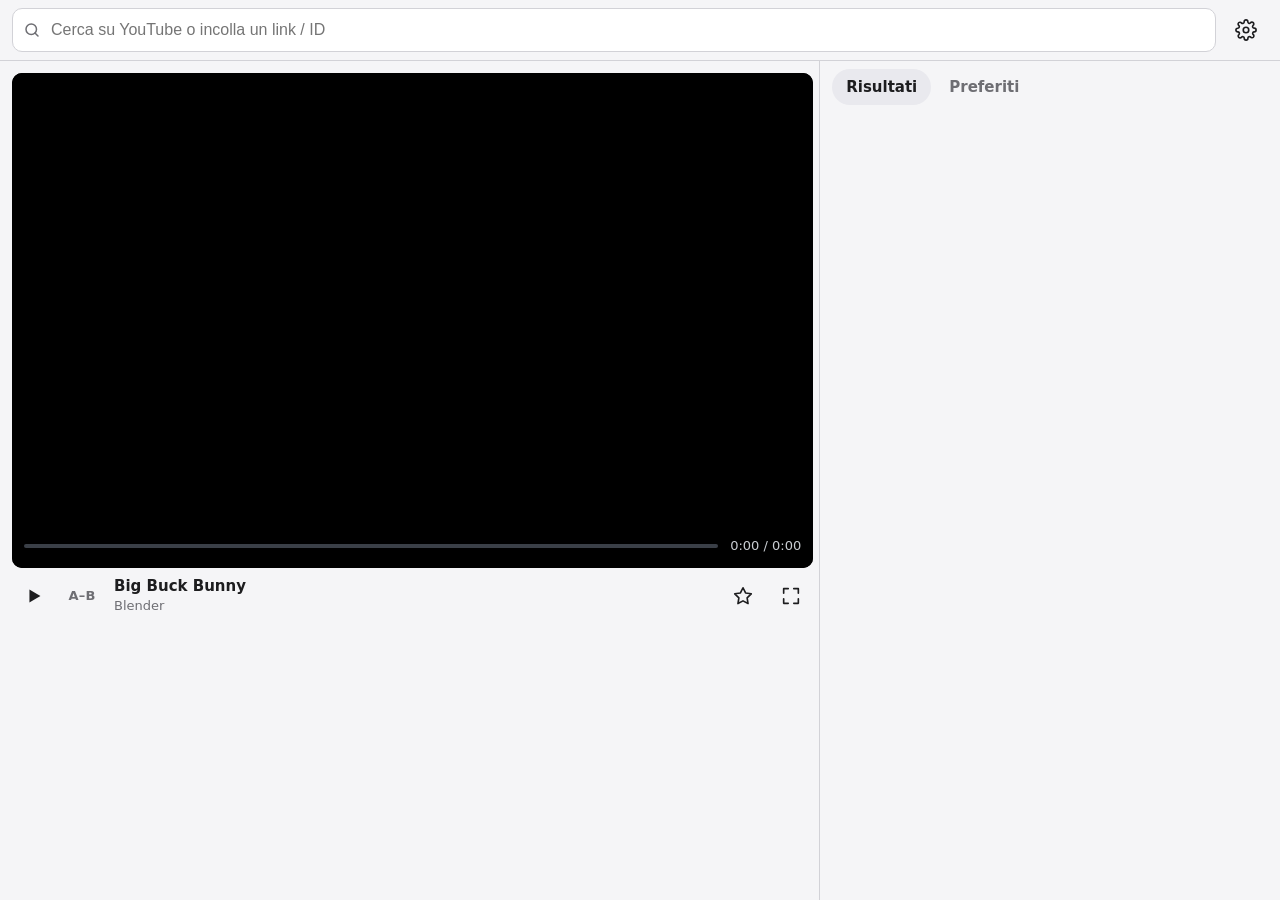
<file: app/index.html>
<!doctype html>
<html lang="it">
<head>
  <meta charset="utf-8">
  <meta name="viewport" content="width=device-width, initial-scale=1, viewport-fit=cover">
  <meta name="referrer" content="strict-origin-when-cross-origin">
  <meta name="color-scheme" content="dark light">
  <meta name="theme-color" content="#0f1115">
  <meta name="apple-mobile-web-app-capable" content="yes">
  <meta name="mobile-web-app-capable" content="yes">
  <meta name="apple-mobile-web-app-status-bar-style" content="black-translucent">
  <meta name="apple-mobile-web-app-title" content="YT Controller">
  <link rel="manifest" href="manifest.webmanifest">
  <link rel="apple-touch-icon" href="icons/apple-touch-icon.png">
  <link rel="apple-touch-icon" sizes="152x152" href="icons/apple-touch-icon-152.png">
  <link rel="apple-touch-icon" sizes="167x167" href="icons/apple-touch-icon-167.png">
  <link rel="apple-touch-icon" sizes="180x180" href="icons/apple-touch-icon.png">
  <link rel="icon" type="image/svg+xml" href="icons/icon.svg">
  <link rel="icon" type="image/png" sizes="32x32" href="icons/favicon-32.png">
  <link rel="stylesheet" href="css/style.css">
  <title>YouTubeController</title>
</head>
<body>
  <!-- Riceve il focus quando lo "riportiamo" ai comandi (dopo campi di testo o dialog) -->
  <div id="focusSink" tabindex="-1" aria-hidden="true"></div>

  <header class="topbar">
    <form id="searchForm" class="search" role="search" autocomplete="off">
      <svg class="search-ico" viewBox="0 0 24 24" aria-hidden="true"><circle cx="11" cy="11" r="7"/><path d="m20 20-4-4"/></svg>
      <input id="searchInput" type="search" enterkeyhint="search" placeholder="Cerca su YouTube o incolla un link / ID"
             aria-label="Cerca video o incolla link YouTube" autocapitalize="off" autocorrect="off" spellcheck="false">
    </form>
    <button id="btnSettings" class="icon-btn" type="button" aria-label="Impostazioni" title="Impostazioni">
      <svg viewBox="0 0 24 24" aria-hidden="true"><circle cx="12" cy="12" r="3"/><path d="M19.4 15a1.7 1.7 0 0 0 .3 1.8l.1.1a2 2 0 1 1-2.8 2.8l-.1-.1a1.7 1.7 0 0 0-1.8-.3 1.7 1.7 0 0 0-1 1.5V21a2 2 0 1 1-4 0v-.1a1.7 1.7 0 0 0-1.1-1.5 1.7 1.7 0 0 0-1.8.3l-.1.1a2 2 0 1 1-2.8-2.8l.1-.1a1.7 1.7 0 0 0 .3-1.8 1.7 1.7 0 0 0-1.5-1H3a2 2 0 1 1 0-4h.1a1.7 1.7 0 0 0 1.5-1.1 1.7 1.7 0 0 0-.3-1.8l-.1-.1a2 2 0 1 1 2.8-2.8l.1.1a1.7 1.7 0 0 0 1.8.3H9a1.7 1.7 0 0 0 1-1.5V3a2 2 0 1 1 4 0v.1a1.7 1.7 0 0 0 1 1.5 1.7 1.7 0 0 0 1.8-.3l.1-.1a2 2 0 1 1 2.8 2.8l-.1.1a1.7 1.7 0 0 0-.3 1.8V9a1.7 1.7 0 0 0 1.5 1H21a2 2 0 1 1 0 4h-.1a1.7 1.7 0 0 0-1.5 1z"/></svg>
    </button>
  </header>

  <main class="layout">
    <section class="player-col" aria-label="Player">
      <!-- #stage e' il contenitore che va a schermo pieno (pseudo-fullscreen CSS) -->
      <div id="stage" class="stage">
        <div class="video-box">
          <div id="player"></div>
          <div id="emptyHint" class="empty-hint">Cerca un video o incolla un link YouTube</div>
          <!-- Overlay trasparente: intercetta i tocchi al posto dell'iframe (tocco = schermo pieno on/off) -->
          <div id="tapOverlay" class="tap-overlay" role="button" aria-label="Schermo pieno on/off"></div>
          <div id="playInvite" class="play-invite" hidden>Tocca il video per avviare</div>
          <div id="seekIndicator" class="seek-indicator" aria-live="polite" hidden></div>
          <div id="toast" class="toast" role="status" aria-live="polite" hidden></div>
        </div>
        <div id="progress" class="progress" aria-label="Avanzamento: tocca per saltare">
          <div class="progress-track" id="progressTrack">
            <div class="progress-loop" id="progLoop" hidden></div>
            <div class="progress-fill" id="progFill"></div>
            <div class="progress-mark mark-a" id="markA" hidden>A</div>
            <div class="progress-mark mark-b" id="markB" hidden>B</div>
            <div class="progress-target" id="progTarget" hidden></div>
          </div>
          <div class="progress-time"><span id="timeCur">0:00</span> / <span id="timeDur">0:00</span></div>
        </div>
      </div>

      <div class="controls">
        <button id="btnPlay" class="icon-btn" type="button" aria-label="Play / pausa" title="Play / pausa (Spazio)">
          <svg class="ico-play" viewBox="0 0 24 24" aria-hidden="true"><path d="M7 5v14l12-7z" class="fill"/></svg>
          <svg class="ico-pause" viewBox="0 0 24 24" aria-hidden="true"><path d="M7 5h3.5v14H7zM13.5 5H17v14h-3.5z" class="fill"/></svg>
        </button>
        <button id="btnLoop" class="icon-btn text-btn" type="button" aria-label="Loop A-B" title="Loop A-B (L)">A–B</button>
        <div class="now-playing">
          <div id="npTitle" class="np-title">Nessun video</div>
          <div id="npChannel" class="np-channel"></div>
        </div>
        <button id="btnFav" class="icon-btn" type="button" aria-label="Aggiungi ai preferiti" aria-pressed="false" title="Preferito">
          <svg viewBox="0 0 24 24" aria-hidden="true"><path d="m12 3 2.8 5.7 6.2.9-4.5 4.4 1 6.2L12 17.3 6.5 20.2l1-6.2L3 9.6l6.2-.9z"/></svg>
        </button>
        <button id="btnFull" class="icon-btn" type="button" aria-label="Schermo pieno" title="Schermo pieno">
          <svg viewBox="0 0 24 24" aria-hidden="true"><path d="M4 9V4h5M20 9V4h-5M4 15v5h5M20 15v5h-5"/></svg>
        </button>
      </div>
    </section>

    <section class="list-col" aria-label="Elenchi">
      <div class="tabs" role="tablist">
        <button id="tabResults" class="tab" role="tab" type="button" aria-selected="true" aria-controls="listResults">Risultati</button>
        <button id="tabFavs" class="tab" role="tab" type="button" aria-selected="false" aria-controls="listFavs">Preferiti <span id="favCount" class="count"></span></button>
      </div>
      <div id="listStatus" class="list-status" role="status"></div>
      <ul id="listResults" class="video-list" role="tabpanel" aria-labelledby="tabResults"></ul>
      <ul id="listFavs" class="video-list" role="tabpanel" aria-labelledby="tabFavs" hidden></ul>
    </section>
  </main>

  <dialog id="settingsDlg" class="dialog" aria-labelledby="settingsTitle">
    <form method="dialog" id="settingsForm">
      <header class="dlg-head">
        <h2 id="settingsTitle">Impostazioni</h2>
        <button class="icon-btn" value="close" aria-label="Chiudi" title="Chiudi">
          <svg viewBox="0 0 24 24" aria-hidden="true"><path d="M6 6l12 12M18 6 6 18"/></svg>
        </button>
      </header>

      <fieldset>
        <legend>YouTube Data API</legend>
        <label for="setApiKey">Chiave API (resta solo su questo dispositivo)</label>
        <div class="row">
          <input id="setApiKey" type="password" autocomplete="off" autocapitalize="off" autocorrect="off" spellcheck="false" placeholder="Incolla la chiave">
          <button id="btnShowKey" type="button" class="btn" aria-pressed="false">Mostra</button>
        </div>
        <p class="hint">Serve solo per la ricerca. Ogni ricerca costa 100 unità su 10.000 al giorno (≈100 ricerche). Incollare un link o un ID non usa la quota.</p>
      </fieldset>

      <fieldset>
        <legend>Passi della manopola (secondi)</legend>
        <div class="grid3">
          <label>Fine<input id="setStepFine" type="number" min="0.1" step="0.1" inputmode="decimal"></label>
          <label>Medio (Shift)<input id="setStepMed" type="number" min="0.1" step="0.1" inputmode="decimal"></label>
          <label>Veloce (Alt)<input id="setStepFast" type="number" min="0.1" step="0.1" inputmode="decimal"></label>
        </div>
      </fieldset>

      <fieldset>
        <legend>Schermo pieno</legend>
        <label class="check"><input id="setAutoFs" type="checkbox"> Entra in play, esci in pausa</label>
        <label for="setFsMode">A schermo pieno il video
          <select id="setFsMode">
            <option value="fill">Riempi (taglia i bordi)</option>
            <option value="fit">Adatta (bande nere)</option>
          </select>
        </label>
      </fieldset>

      <fieldset>
        <legend>Preferiti</legend>
        <div class="row">
          <button id="btnExport" type="button" class="btn">Esporta JSON</button>
          <button id="btnImport" type="button" class="btn">Importa JSON</button>
          <input id="importFile" type="file" accept="application/json,.json" hidden>
        </div>
        <p class="hint">I dati di Safari e quelli dell'app installata nella schermata Home sono separati: usa Esporta/Importa per spostarli.</p>
      </fieldset>

      <fieldset>
        <legend>Controller</legend>
        <div id="controllerInfo"></div>
      </fieldset>

      <fieldset>
        <legend>Tasti (promemoria)</legend>
        <table class="keymap" id="keymapTable"></table>
      </fieldset>

      <footer class="dlg-foot">
        <span id="appVersion" class="hint"></span>
        <button class="btn primary" value="done">Fatto</button>
      </footer>
    </form>
  </dialog>

  <script type="module" src="js/main.js"></script>
</body>
</html>
</file>
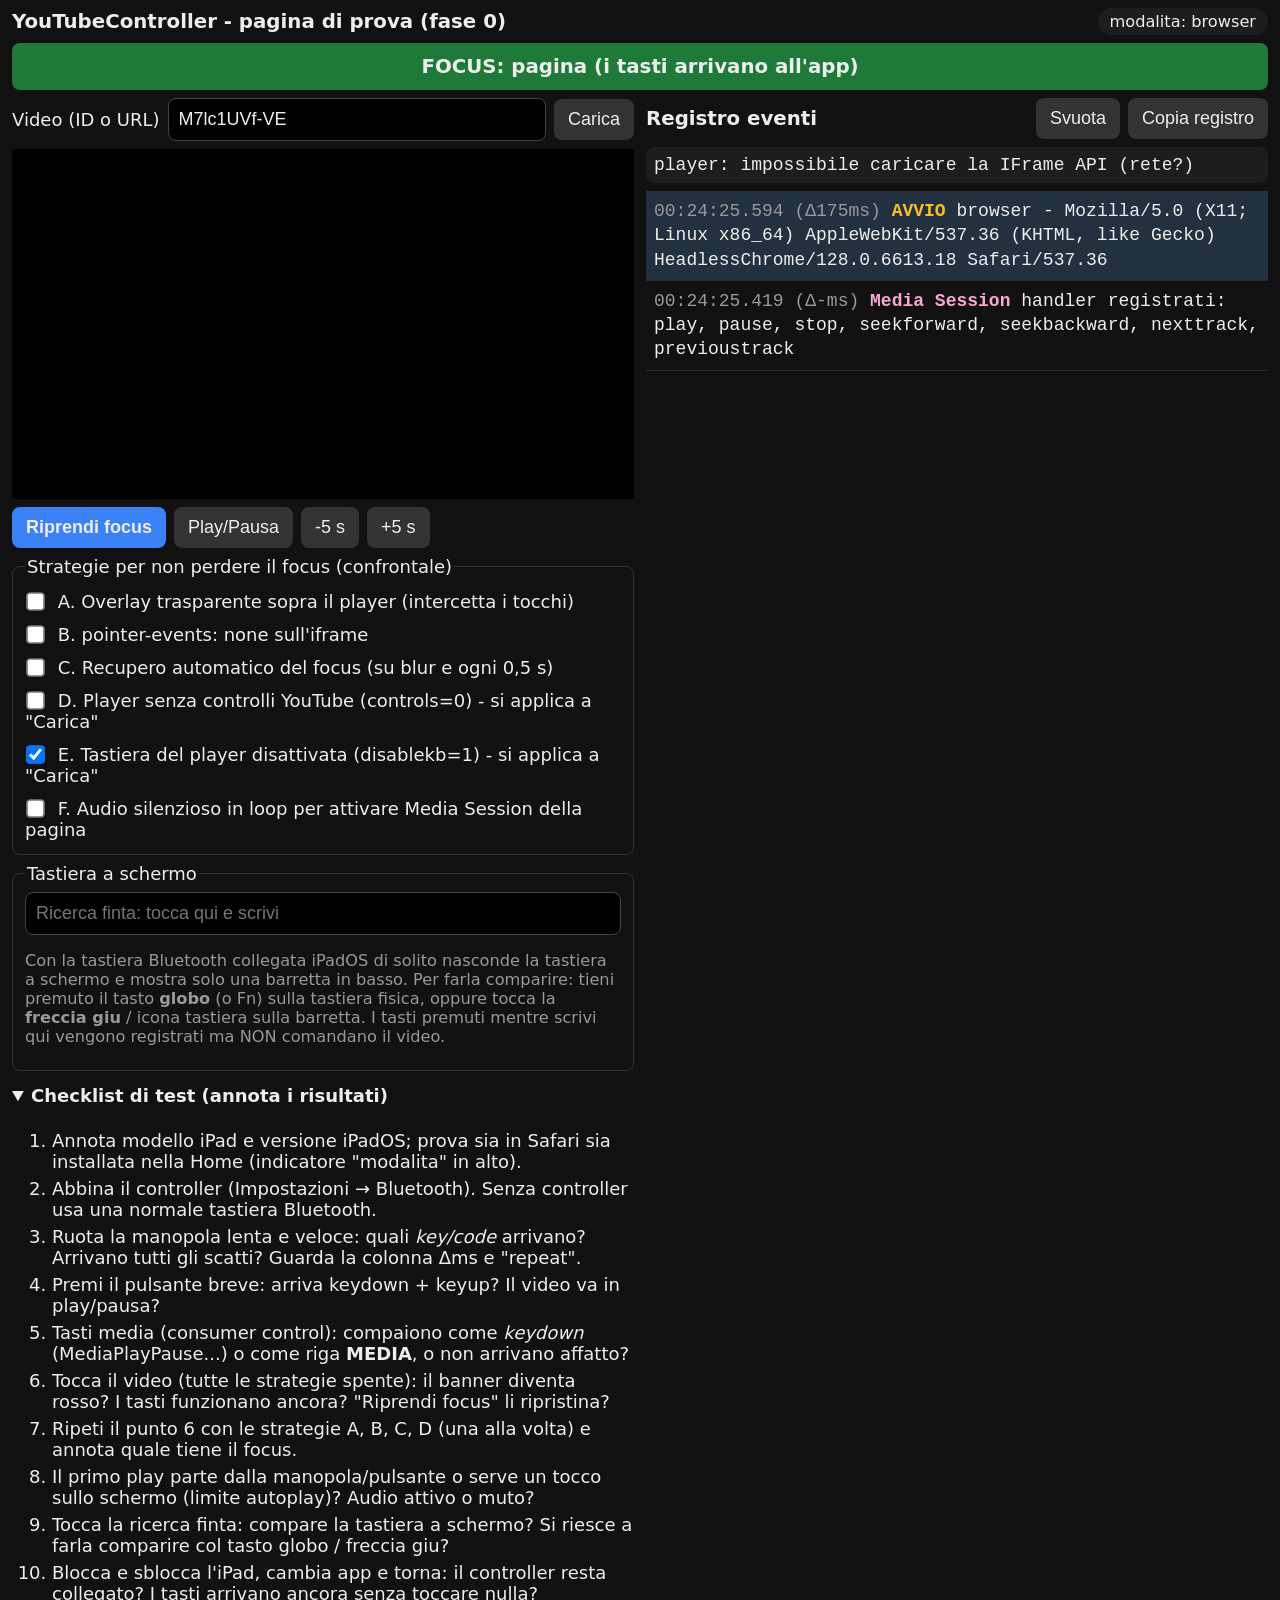
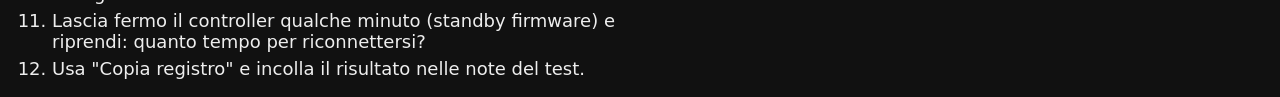
<file: app/test/index.html>
<!doctype html>
<html lang="it">
<head>
  <meta charset="utf-8">
  <meta name="viewport" content="width=device-width, initial-scale=1, viewport-fit=cover">
  <meta name="referrer" content="strict-origin-when-cross-origin">
  <meta name="apple-mobile-web-app-capable" content="yes">
  <meta name="mobile-web-app-capable" content="yes">
  <meta name="apple-mobile-web-app-title" content="YTC Test">
  <link rel="manifest" href="manifest.webmanifest">
  <title>YTC Test tastiera</title>
  <link rel="stylesheet" href="style.css">
</head>
<body>
  <!-- Elemento che riceve il focus quando lo "riprendiamo" (non visibile) -->
  <div id="focusSink" tabindex="-1" aria-label="Pagina"></div>

  <header>
    <h1>YouTubeController - pagina di prova (fase 0)</h1>
    <div id="mode" class="pill">modalita: ?</div>
  </header>

  <div id="focusBanner" class="banner ok">FOCUS: pagina (i tasti arrivano all'app)</div>

  <main>
    <section id="left">
      <div class="row">
        <label for="videoId">Video (ID o URL)</label>
        <input id="videoId" type="text" value="M7lc1UVf-VE" autocomplete="off" autocapitalize="off" spellcheck="false">
        <button id="loadBtn" type="button">Carica</button>
      </div>

      <div id="playerWrap">
        <div id="player"></div>
        <div id="overlay" hidden>overlay attivo: tocca = play/pausa</div>
      </div>

      <div class="row buttons">
        <button id="refocusBtn" type="button" class="big">Riprendi focus</button>
        <button id="playBtn" type="button">Play/Pausa</button>
        <button id="backBtn" type="button">-5 s</button>
        <button id="fwdBtn" type="button">+5 s</button>
      </div>

      <fieldset>
        <legend>Strategie per non perdere il focus (confrontale)</legend>
        <label><input type="checkbox" id="optOverlay"> A. Overlay trasparente sopra il player (intercetta i tocchi)</label>
        <label><input type="checkbox" id="optNoPointer"> B. pointer-events: none sull'iframe</label>
        <label><input type="checkbox" id="optAutoRefocus"> C. Recupero automatico del focus (su blur e ogni 0,5 s)</label>
        <label><input type="checkbox" id="optNoControls"> D. Player senza controlli YouTube (controls=0) - si applica a "Carica"</label>
        <label><input type="checkbox" id="optDisableKb" checked> E. Tastiera del player disattivata (disablekb=1) - si applica a "Carica"</label>
        <label><input type="checkbox" id="optSilentAudio"> F. Audio silenzioso in loop per attivare Media Session della pagina</label>
      </fieldset>

      <fieldset>
        <legend>Tastiera a schermo</legend>
        <input id="fakeSearch" type="search" placeholder="Ricerca finta: tocca qui e scrivi" autocomplete="off">
        <p class="hint">Con la tastiera Bluetooth collegata iPadOS di solito nasconde la tastiera a schermo e mostra solo una barretta in basso.
          Per farla comparire: tieni premuto il tasto <b>globo</b> (o Fn) sulla tastiera fisica, oppure tocca la <b>freccia giu</b> / icona tastiera sulla barretta.
          I tasti premuti mentre scrivi qui vengono registrati ma NON comandano il video.</p>
      </fieldset>

      <details id="checklist" open>
        <summary>Checklist di test (annota i risultati)</summary>
        <ol>
          <li>Annota modello iPad e versione iPadOS; prova sia in Safari sia installata nella Home (indicatore "modalita" in alto).</li>
          <li>Abbina il controller (Impostazioni &rarr; Bluetooth). Senza controller usa una normale tastiera Bluetooth.</li>
          <li>Ruota la manopola lenta e veloce: quali <i>key/code</i> arrivano? Arrivano tutti gli scatti? Guarda la colonna &Delta;ms e "repeat".</li>
          <li>Premi il pulsante breve: arriva keydown + keyup? Il video va in play/pausa?</li>
          <li>Tasti media (consumer control): compaiono come <i>keydown</i> (MediaPlayPause...) o come riga <b>MEDIA</b>, o non arrivano affatto?</li>
          <li>Tocca il video (tutte le strategie spente): il banner diventa rosso? I tasti funzionano ancora? "Riprendi focus" li ripristina?</li>
          <li>Ripeti il punto 6 con le strategie A, B, C, D (una alla volta) e annota quale tiene il focus.</li>
          <li>Il primo play parte dalla manopola/pulsante o serve un tocco sullo schermo (limite autoplay)? Audio attivo o muto?</li>
          <li>Tocca la ricerca finta: compare la tastiera a schermo? Si riesce a farla comparire col tasto globo / freccia giu?</li>
          <li>Blocca e sblocca l'iPad, cambia app e torna: il controller resta collegato? I tasti arrivano ancora senza toccare nulla?</li>
          <li>Lascia fermo il controller qualche minuto (standby firmware) e riprendi: quanto tempo per riconnettersi?</li>
          <li>Usa "Copia registro" e incolla il risultato nelle note del test.</li>
        </ol>
      </details>
    </section>

    <section id="right">
      <div class="row">
        <h2>Registro eventi</h2>
        <button id="clearBtn" type="button">Svuota</button>
        <button id="copyBtn" type="button">Copia registro</button>
      </div>
      <div id="status" class="status">player: in caricamento...</div>
      <ol id="log" aria-live="polite"></ol>
    </section>
  </main>

  <script src="app.js"></script>
</body>
</html>
</file>
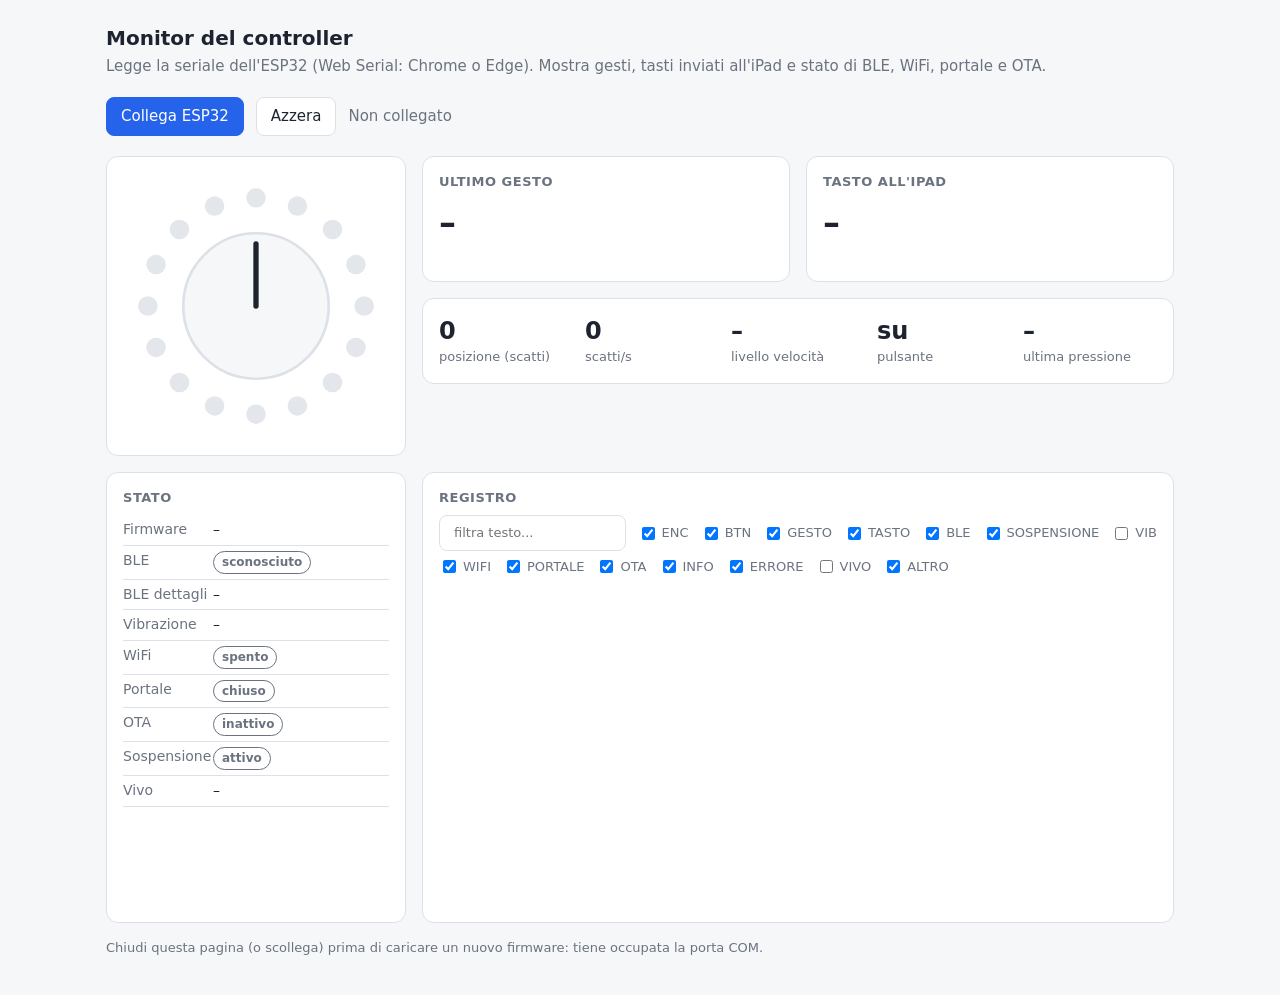
<file: firmware/controller/monitor.html>
<!doctype html>
<html lang="it">
<head>
<meta charset="utf-8">
<meta name="viewport" content="width=device-width, initial-scale=1">
<title>Monitor controller</title>
<style>
  :root {
    --bg: #f6f7f9; --card: #ffffff; --text: #1d2430; --muted: #6b7380; --line: #dde1e7;
    --led-off: #e3e6eb; --accent: #2563eb; --press: #3c3cff;
    --ok: #15803d; --warn: #b45309; --err: #c62828; --hl: #fff3c4;
  }
  @media (prefers-color-scheme: dark) {
    :root { --bg: #12151b; --card: #1b2029; --text: #e6e9ef; --muted: #8b93a1; --line: #2c333f; --led-off: #2a303b; --accent: #5b8cff;
            --ok: #4ade80; --warn: #fbbf24; --err: #ff6b6b; --hl: #3a3320; }
  }
  * { box-sizing: border-box; }
  body { margin: 0; background: var(--bg); color: var(--text); font: 15px/1.4 system-ui, sans-serif; }
  main { max-width: 1100px; margin: 0 auto; padding: 24px 16px; }
  h1 { font-size: 20px; margin: 0 0 4px; }
  h2 { font-size: 13px; font-weight: 600; color: var(--muted); text-transform: uppercase; letter-spacing: .04em; margin: 0 0 8px; }
  p.sub { margin: 0 0 20px; color: var(--muted); }
  .bar { display: flex; gap: 12px; align-items: center; flex-wrap: wrap; margin-bottom: 20px; }
  button, input[type=text] { font: inherit; padding: 8px 14px; border-radius: 8px; border: 1px solid var(--line); background: var(--card); color: var(--text); }
  button { cursor: pointer; }
  button.primary { background: var(--accent); border-color: var(--accent); color: #fff; }
  #stato { color: var(--muted); }
  .grid { display: grid; grid-template-columns: 300px 1fr; gap: 16px; }
  .grid2 { display: grid; grid-template-columns: 1fr 1fr; gap: 16px; }
  @media (max-width: 760px) { .grid, .grid2 { grid-template-columns: 1fr; } }
  .card { background: var(--card); border: 1px solid var(--line); border-radius: 12px; padding: 16px; min-width: 0; }
  .col { display: flex; flex-direction: column; gap: 16px; min-width: 0; }
  svg { width: 100%; height: auto; display: block; }
  .big { font-size: 34px; font-weight: 700; letter-spacing: .02em; }
  .det { color: var(--muted); font-size: 13px; min-height: 18px; }
  .flash { transition: background-color 400ms; }
  .flash.on { background: var(--hl); transition: none; }
  .gesto-BREVE { color: var(--accent); } .gesto-MEDIA { color: var(--warn); } .gesto-LUNGA { color: var(--err); }
  .gesto-OTA { color: #9333ea; } .gesto-RESET_WIFI { color: var(--err); } .gesto-ANNULLATO { color: var(--muted); }
  .badge { display: inline-block; padding: 2px 8px; border-radius: 999px; font-size: 12px; font-weight: 600; border: 1px solid currentColor; vertical-align: middle; }
  .b-ok { color: var(--ok); } .b-warn { color: var(--warn); } .b-err { color: var(--err); } .b-off { color: var(--muted); }
  .stats { display: grid; grid-template-columns: repeat(5, 1fr); gap: 12px; }
  @media (max-width: 760px) { .stats { grid-template-columns: repeat(2, 1fr); } }
  .stat .v { font-size: 24px; font-weight: 600; font-variant-numeric: tabular-nums; }
  .stat .l { color: var(--muted); font-size: 13px; }
  table.st { width: 100%; border-collapse: collapse; font-size: 14px; }
  table.st td { padding: 5px 0; border-bottom: 1px solid var(--line); vertical-align: top; }
  table.st td:first-child { color: var(--muted); width: 90px; }
  a { color: var(--accent); word-break: break-all; }
  .filtri { display: flex; flex-wrap: wrap; gap: 6px 12px; align-items: center; margin-bottom: 10px; font-size: 13px; }
  .filtri label { display: inline-flex; gap: 4px; align-items: center; color: var(--muted); }
  #log { font: 13px/1.5 ui-monospace, Consolas, monospace; height: 320px; overflow-y: auto; margin: 0; white-space: pre-wrap; color: var(--muted); }
  #log .GESTO { color: var(--text); font-weight: 600; } #log .TASTO { color: var(--accent); }
  #log .ERRORE, #log .err { color: var(--err); } #log .OTA, #log .PORTALE, #log .WIFI, #log .BLE { color: var(--ok); } #log .SOSPENSIONE { color: var(--warn); }
  #knob { transition: transform 80ms linear; transform-origin: 150px 150px; }
  .note { color: var(--muted); font-size: 13px; margin-top: 16px; }
</style>
</head>
<body>
<main>
  <h1>Monitor del controller</h1>
  <p class="sub">Legge la seriale dell'ESP32 (Web Serial: Chrome o Edge). Mostra gesti, tasti inviati all'iPad e stato di BLE, WiFi, portale e OTA.</p>

  <div class="bar">
    <button class="primary" id="connetti">Collega ESP32</button>
    <button id="azzera">Azzera</button>
    <span id="stato">Non collegato</span>
  </div>

  <div class="grid">
    <div class="card">
      <svg viewBox="0 0 300 300">
        <g id="leds"></g>
        <g id="knob">
          <circle cx="150" cy="150" r="82" fill="var(--bg)" stroke="var(--line)" stroke-width="3" id="knobBody"/>
          <line x1="150" y1="150" x2="150" y2="80" stroke="var(--text)" stroke-width="6" stroke-linecap="round"/>
        </g>
      </svg>
    </div>
    <div class="col">
      <div class="grid2">
        <div class="card flash" id="cardGesto">
          <h2>Ultimo gesto</h2>
          <div class="big" id="gesto">–</div>
          <div class="det" id="gestoDet"></div>
        </div>
        <div class="card flash" id="cardTasto">
          <h2>Tasto all'iPad</h2>
          <div class="big" id="tasto">–</div>
          <div class="det" id="tastoDet"></div>
        </div>
      </div>
      <div class="card">
        <div class="stats">
          <div class="stat"><div class="v" id="pos">0</div><div class="l">posizione (scatti)</div></div>
          <div class="stat"><div class="v" id="vel">0</div><div class="l">scatti/s</div></div>
          <div class="stat"><div class="v" id="liv">–</div><div class="l">livello velocità</div></div>
          <div class="stat"><div class="v" id="btn">su</div><div class="l">pulsante</div></div>
          <div class="stat"><div class="v" id="durata">–</div><div class="l">ultima pressione</div></div>
        </div>
      </div>
    </div>
  </div>

  <div class="grid" style="margin-top:16px">
    <div class="card">
      <h2>Stato</h2>
      <table class="st">
        <tr><td>Firmware</td><td id="fw">–</td></tr>
        <tr><td>BLE</td><td id="ble"><span class="badge b-off">sconosciuto</span></td></tr>
        <tr><td>BLE dettagli</td><td id="bleDet">–</td></tr>
        <tr><td>Vibrazione</td><td id="vib">–</td></tr>
        <tr><td>WiFi</td><td id="wifi"><span class="badge b-off">spento</span></td></tr>
        <tr><td>Portale</td><td id="portale"><span class="badge b-off">chiuso</span></td></tr>
        <tr><td>OTA</td><td id="ota"><span class="badge b-off">inattivo</span></td></tr>
        <tr><td>Sospensione</td><td id="sosp"><span class="badge b-off">attivo</span></td></tr>
        <tr><td>Vivo</td><td id="vivo">–</td></tr>
      </table>
    </div>
    <div class="card">
      <h2>Registro</h2>
      <div class="filtri" id="filtri">
        <input type="text" id="cerca" placeholder="filtra testo..." style="flex:1;min-width:140px">
      </div>
      <pre id="log"></pre>
    </div>
  </div>
  <p class="note">Chiudi questa pagina (o scollega) prima di caricare un nuovo firmware: tiene occupata la porta COM.</p>
</main>

<script>
const N = 16, CX = 150, CY = 150, R = 122;
const $ = id => document.getElementById(id);
const leds = [];
for (let i = 0; i < N; i++) {
  const a = (i / N) * 2 * Math.PI - Math.PI / 2;
  const c = document.createElementNS('http://www.w3.org/2000/svg', 'circle');
  c.setAttribute('cx', CX + R * Math.cos(a)); c.setAttribute('cy', CY + R * Math.sin(a));
  c.setAttribute('r', 11); c.setAttribute('fill', 'var(--led-off)');
  $('leds').appendChild(c); leds.push(c);
}

const PREFISSI = ['ENC', 'BTN', 'GESTO', 'TASTO', 'BLE', 'SOSPENSIONE', 'VIB', 'WIFI', 'PORTALE', 'OTA', 'INFO', 'ERRORE', 'VIVO', 'ALTRO'];
const attivi = new Set(PREFISSI.filter(p => p !== 'VIVO' && p !== 'VIB'));
PREFISSI.forEach(p => {
  const l = document.createElement('label');
  l.innerHTML = `<input type="checkbox" ${attivi.has(p) ? 'checked' : ''}> ${p}`;
  l.querySelector('input').onchange = e => { e.target.checked ? attivi.add(p) : attivi.delete(p); rendiLog(); };
  $('filtri').appendChild(l);
});
$('cerca').oninput = rendiLog;

let posizione = 0, dir = 1, livello = 1, premuto = false, tempi = [], righe = [], ultimaScia = 0;
const idx = p => ((p % N) + N) % N;
const COL = { 1: [0, 200, 255], 2: [255, 200, 0], 3: [255, 90, 0] };

function disegna() {
  leds.forEach(l => l.setAttribute('fill', 'var(--led-off)'));
  if (premuto) leds.forEach(l => l.setAttribute('fill', 'var(--press)'));
  else if (performance.now() - ultimaScia < 400) {
    const c = COL[livello] || COL[1];
    [3, 2, 1, 0].forEach(k => leds[idx(posizione - k * dir)].setAttribute('fill', `rgba(${c.join(',')},${[1, .4, .18, .08][k]})`));
  }
  $('knob').style.transform = `rotate(${posizione * 18}deg)`;
  $('knobBody').setAttribute('stroke', premuto ? 'var(--press)' : 'var(--line)');
  $('pos').textContent = posizione;
  $('btn').textContent = premuto ? 'GIÙ' : 'su';
}
setInterval(() => {
  const ora = performance.now();
  tempi = tempi.filter(t => ora - t < 1000);
  $('vel').textContent = tempi.length;
  disegna();
}, 100);

function evidenzia(id) {
  const el = $(id);
  el.classList.add('on');
  clearTimeout(el._t);
  el._t = setTimeout(() => el.classList.remove('on'), 2000);
}

const badge = (testo, cls) => `<span class="badge ${cls}">${testo}</span>`;
const link = u => `<a href="${u}" target="_blank" rel="noopener">${u}</a>`;
const esc = s => s.replace(/[&<>"]/g, c => ({ '&': '&amp;', '<': '&lt;', '>': '&gt;', '"': '&quot;' }[c]));

function prefisso(r) { const p = r.split(' ')[0]; return PREFISSI.includes(p) ? p : 'ALTRO'; }
function visibile(r) {
  const q = $('cerca').value.trim().toLowerCase();
  return attivi.has(r.p) && (!q || r.t.toLowerCase().includes(q));
}
function rigaHtml(r) {
  const cls = r.p + (/ERRORE/.test(r.t) ? ' err' : '');
  return `<span class="${cls}">${r.ora}  ${esc(r.t)}</span>\n`;
}
function rendiLog() {
  $('log').innerHTML = righe.filter(visibile).slice(-500).map(rigaHtml).join('');
  $('log').scrollTop = $('log').scrollHeight;
}
function log(t) {
  const r = { ora: new Date().toLocaleTimeString('it-IT'), t, p: prefisso(t) };
  righe.push(r);
  if (righe.length > 3000) righe = righe.slice(-2000);
  if (visibile(r)) {
    const el = $('log');
    const inFondo = el.scrollTop + el.clientHeight >= el.scrollHeight - 30;
    el.insertAdjacentHTML('beforeend', rigaHtml(r));
    if (el.childElementCount > 600) el.firstElementChild.remove();
    if (inFondo) el.scrollTop = el.scrollHeight;
  }
}

const NOMI_GESTO = { BREVE: 'Breve', MEDIA: 'Media', LUNGA: 'Lunga', OTA: 'Aggiornamento', RESET_WIFI: 'Azzera WiFi', ANNULLATO: 'Annullato' };
const DESC_GESTO = { BREVE: 'play / pausa (Spazio)', MEDIA: 'loop A-B (L)', LUNGA: 'spegnimento (deep sleep)', OTA: 'premuto + 5 scatti avanti', RESET_WIFI: 'premuto + 5 scatti indietro', ANNULLATO: '' };

function gestisci(riga) {
  const t = riga.trim();
  if (!t) return;
  const p = t.split(/\s+/);
  switch (p[0]) {
    case 'ENC':
      dir = parseInt(p[1], 10); posizione = parseInt(p[2], 10);
      const lv = parseInt(p[3], 10);
      if (lv > 0) { livello = lv; $('liv').textContent = ['', 'lento', 'medio', 'veloce'][lv] || lv; ultimaScia = performance.now(); }
      tempi.push(performance.now());
      break;
    case 'BTN':
      premuto = p[1] === '1';
      if (!premuto) $('durata').textContent = `${p[2]} ms`;
      break;
    case 'GESTO': {
      const g = p[1];
      $('gesto').textContent = NOMI_GESTO[g] || g;
      $('gesto').className = 'big gesto-' + g;
      $('gestoDet').textContent = [DESC_GESTO[g], p.slice(2).join(' ')].filter(Boolean).join(' · ');
      evidenzia('cardGesto');
      break;
    }
    case 'TASTO': {
      $('tasto').textContent = p[1].replace('Sinistra', '←').replace('Destra', '→');
      const st = { INVIATO: badge('inviato', 'b-ok'), INVIATO_FORZATO: badge('inviato forzato (senza sottoscrizione)', 'b-warn'), ERRORE_NOTIFICA: badge('errore di notifica', 'b-err'), NON_COLLEGATO: badge('non collegato: solo log', 'b-warn'), NON_SOTTOSCRITTO: badge("collegato ma notifiche non abilitate dall'iPad", 'b-err') };
      $('tastoDet').innerHTML = (st[p[2]] || badge(p[2], 'b-off')) + (p[3] ? ` &nbsp;in coda: ${p[3]}` : '');
      evidenzia('cardTasto');
      break;
    }
    case 'BLE':
      if (p[1] === 'CONNESSO') { $('ble').innerHTML = badge('connesso', 'b-ok'); $('bleDet').innerHTML = badge('notifiche: in attesa', 'b-warn'); $('bleDet').dataset.sic = ''; }
      else if (p[1] === 'DISCONNESSO') $('ble').innerHTML = badge('disconnesso', 'b-warn');
      else if (p[1] === 'PUBBLICITA') $('ble').innerHTML = badge('in attesa', 'b-warn') + ` ${esc(p.slice(2).join(' '))}`;
      else if (p[1] === 'SOSPESO') $('ble').innerHTML = badge('spento (modalità rete)', 'b-off');
      else if (p[1] === 'NOTIFICHE') $('bleDet').innerHTML = (p[2] === 'on' ? badge('notifiche on', 'b-ok') : badge('notifiche off', 'b-err')) + ' ' + ($('bleDet').dataset.sic || '');
      else if (p[1] === 'SICUREZZA') { const h = p[2] === 'ok' ? badge('cifrato', 'b-ok') + ' ' + esc(p.slice(3).join(' ')) : badge('sicurezza: errore ' + (p[3] || ''), 'b-err'); $('bleDet').dataset.sic = h; $('bleDet').innerHTML += ' ' + h; }
      break;
    case 'WIFI':
      if (p[1] === 'CONNESSO') $('wifi').innerHTML = badge('connesso', 'b-ok') + ` ${p[2]} (${p[3]} dBm)`;
      else if (p[1] === 'CONNESSIONE') $('wifi').innerHTML = badge('connessione...', 'b-warn') + ` ${esc(p.slice(2).join(' '))}`;
      else if (p[1] === 'ERRORE') $('wifi').innerHTML = badge('errore', 'b-err') + ` ${esc(p.slice(2).join(' '))}`;
      else if (p[1] === 'SPENTO') $('wifi').innerHTML = badge('spento', 'b-off') + ` ${p[2] === 'configurato' ? 'casa configurata' : 'casa non configurata'}`;
      else if (p[1] === 'AZZERATO') $('wifi').innerHTML = badge('azzerato', 'b-warn');
      else if (p[1] === 'NON_CONFIGURATO') $('wifi').innerHTML = badge('non configurato', 'b-warn');
      else if (p[1] === 'SALVATO') $('wifi').innerHTML = badge('salvato', 'b-ok') + ` ${esc(p.slice(2).join(' '))}`;
      break;
    case 'PORTALE':
      if (p[1] === 'APERTO') $('portale').innerHTML = badge('aperto', 'b-ok') + ` rete <b>${esc(p.slice(4).join(' '))}</b><br>${link(p[2])}`;
      else if (p[1] === 'CHIUSO') $('portale').innerHTML = badge('chiuso', 'b-off');
      break;
    case 'OTA':
      if (p[1] === 'INGRESSO') $('ota').innerHTML = badge('ingresso', 'b-warn');
      else if (p[1] === 'PRONTO') $('ota').innerHTML = badge('pronto', 'b-ok') + `<br>${link(p[2])}<br>${link(p[2] + 'update')}${p[3] ? '<br>' + link(p[3]) : ''}`;
      else if (p[1] === 'SCARICO' || p[1] === 'CARICAMENTO') $('ota').innerHTML = badge(`${p[1].toLowerCase()} ${p[2]}%`, 'b-warn');
      else if (p[1] === 'RIUSCITO' || p[1] === 'CONVALIDATA') $('ota').innerHTML = badge(p[1].toLowerCase(), 'b-ok');
      else if (p[1] === 'NESSUN_AGGIORNAMENTO') $('ota').innerHTML = badge('nessun aggiornamento', 'b-off');
      else if (p[1] === 'ERRORE') $('ota').innerHTML = badge('errore', 'b-err') + ` ${esc(p.slice(2).join(' '))}`;
      else if (p[1] === 'USCITA') { $('ota').innerHTML = badge('uscita: ' + (p[2] || ''), 'b-off'); }
      break;
    case 'INFO':
      if (p[1] === 'YTController') { $('fw').textContent = `${p[2]} · ${p.slice(3).join(' ')}`; }
      if (p[1] === 'riavvio') ['wifi', 'portale', 'ota'].forEach(id => $(id).innerHTML = badge('riavvio...', 'b-off'));
      break;
    case 'VIB':
      $('vib').textContent = `ultimo impulso ${p[1]} ms alle ${new Date().toLocaleTimeString('it-IT')}`;
      break;
    case 'SOSPENSIONE':
      if (p[1] === 'CONTO') $('sosp').innerHTML = badge(`spegnimento tra ${p[2]} s`, 'b-err') + ' (gira o premi per annullare)';
      else if (p[1] === 'ANNULLATA') $('sosp').innerHTML = badge('annullata', 'b-ok');
      else if (p[1] === 'ORA') $('sosp').innerHTML = badge('deep sleep: ' + (p[2] || ''), 'b-off') + ' la USB sparisce: premi 2 s per risvegliare';
      else if (p[1] === 'RISVEGLIO') $('sosp').innerHTML = badge('risvegliato', 'b-ok');
      else if (p[1] === 'ATTESA_RILASCIO') $('sosp').innerHTML = badge('rilascia il pulsante', 'b-warn');
      break;
    case 'VIVO':
      if (!/spegnimento/.test($('sosp').textContent)) $('sosp').innerHTML = badge('attivo', 'b-off');
      $('vivo').textContent = `${p[1]} s · non valide ${p[2]} · heap ${p[3]} KB`;
      break;
  }
  log(t);
}

$('azzera').onclick = () => { posizione = 0; righe = []; $('log').innerHTML = ''; $('durata').textContent = '–'; disegna(); };

$('connetti').onclick = async () => {
  if (!('serial' in navigator)) { $('stato').textContent = 'Web Serial non disponibile: usa Chrome o Edge'; return; }
  try {
    const porta = await navigator.serial.requestPort({ filters: [{ usbVendorId: 0x303a }] });
    await porta.open({ baudRate: 115200 });
    $('stato').textContent = 'Collegato';
    const lettore = porta.readable.pipeThrough(new TextDecoderStream()).getReader();
    let buffer = '';
    while (true) {
      const { value, done } = await lettore.read();
      if (done) break;
      buffer += value;
      let i;
      while ((i = buffer.indexOf('\n')) >= 0) { gestisci(buffer.slice(0, i)); buffer = buffer.slice(i + 1); }
    }
  } catch (e) {
    $('stato').textContent = 'Errore: ' + e.message + ' (dopo un riavvio del controller: ricollega)';
  }
};

disegna();
</script>
</body>
</html>
</file>
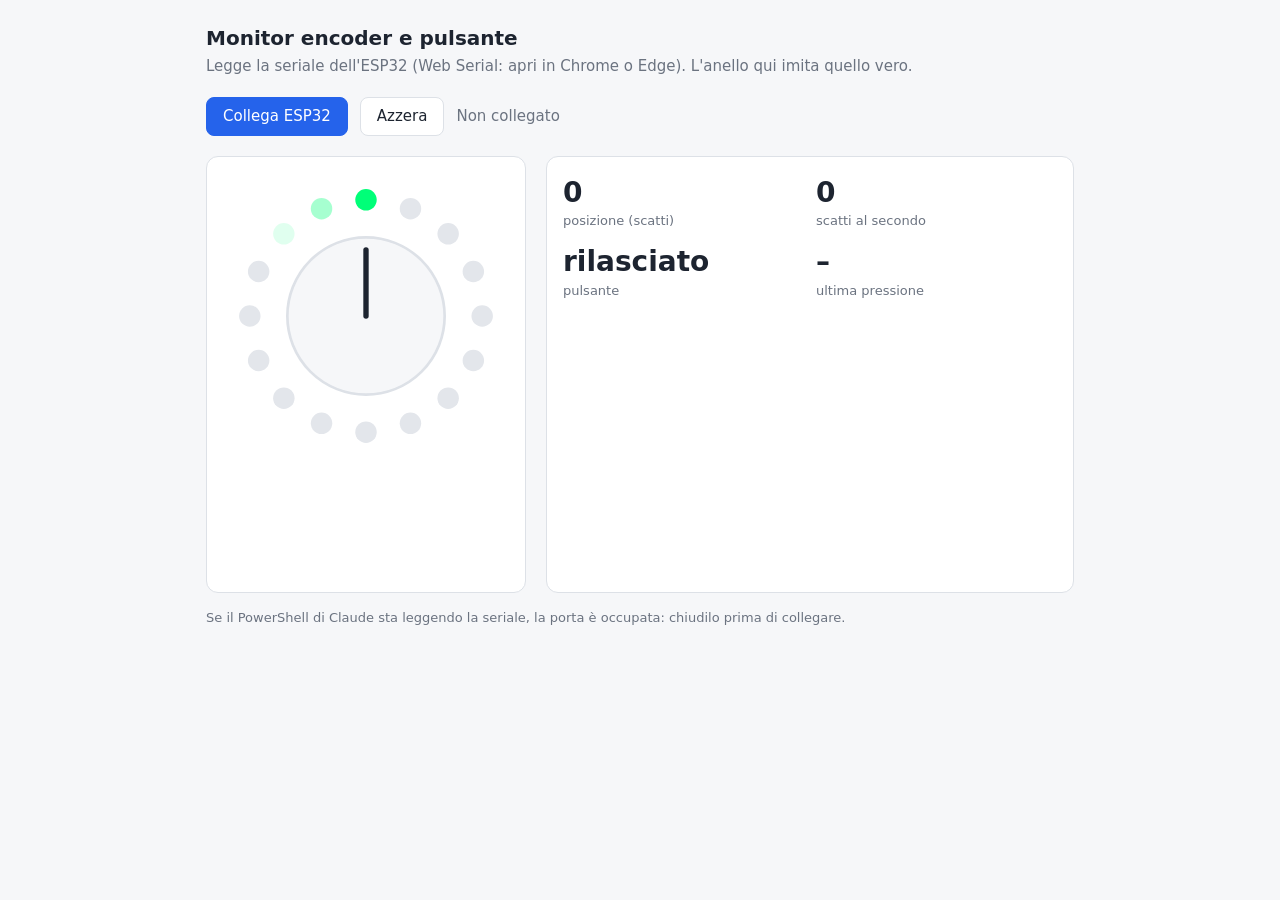
<file: firmware/test_comandi/monitor.html>
<!doctype html>
<html lang="it">
<head>
<meta charset="utf-8">
<meta name="viewport" content="width=device-width, initial-scale=1">
<title>Monitor encoder</title>
<style>
  :root {
    --bg: #f6f7f9; --card: #ffffff; --text: #1d2430; --muted: #6b7380; --line: #dde1e7;
    --led-off: #e3e6eb; --accent: #2563eb; --press: #3c3cff;
  }
  @media (prefers-color-scheme: dark) {
    :root { --bg: #12151b; --card: #1b2029; --text: #e6e9ef; --muted: #8b93a1; --line: #2c333f; --led-off: #2a303b; --accent: #5b8cff; }
  }
  * { box-sizing: border-box; }
  body { margin: 0; background: var(--bg); color: var(--text); font: 15px/1.4 system-ui, sans-serif; }
  main { max-width: 900px; margin: 0 auto; padding: 24px 16px; }
  h1 { font-size: 20px; margin: 0 0 4px; }
  p.sub { margin: 0 0 20px; color: var(--muted); }
  .bar { display: flex; gap: 12px; align-items: center; flex-wrap: wrap; margin-bottom: 20px; }
  button { font: inherit; padding: 8px 16px; border-radius: 8px; border: 1px solid var(--line); background: var(--card); color: var(--text); cursor: pointer; }
  button.primary { background: var(--accent); border-color: var(--accent); color: #fff; }
  #stato { color: var(--muted); }
  .grid { display: grid; grid-template-columns: 320px 1fr; gap: 20px; }
  @media (max-width: 700px) { .grid { grid-template-columns: 1fr; } }
  .card { background: var(--card); border: 1px solid var(--line); border-radius: 12px; padding: 16px; }
  svg { width: 100%; height: auto; display: block; }
  .stats { display: grid; grid-template-columns: 1fr 1fr; gap: 12px; margin-bottom: 16px; }
  .stat .v { font-size: 28px; font-weight: 600; font-variant-numeric: tabular-nums; }
  .stat .l { color: var(--muted); font-size: 13px; }
  #log { font: 13px/1.5 ui-monospace, Consolas, monospace; height: 260px; overflow-y: auto; margin: 0; white-space: pre-wrap; color: var(--muted); }
  #knob { transition: transform 80ms linear; transform-origin: 160px 160px; }
  .note { color: var(--muted); font-size: 13px; margin-top: 16px; }
</style>
</head>
<body>
<main>
  <h1>Monitor encoder e pulsante</h1>
  <p class="sub">Legge la seriale dell'ESP32 (Web Serial: apri in Chrome o Edge). L'anello qui imita quello vero.</p>

  <div class="bar">
    <button class="primary" id="connetti">Collega ESP32</button>
    <button id="azzera">Azzera</button>
    <span id="stato">Non collegato</span>
  </div>

  <div class="grid">
    <div class="card">
      <svg viewBox="0 0 320 320" id="vista">
        <g id="leds"></g>
        <g id="knob">
          <circle cx="160" cy="160" r="88" fill="var(--bg)" stroke="var(--line)" stroke-width="3" id="knobBody"/>
          <line x1="160" y1="160" x2="160" y2="86" stroke="var(--text)" stroke-width="6" stroke-linecap="round"/>
        </g>
      </svg>
    </div>
    <div class="card">
      <div class="stats">
        <div class="stat"><div class="v" id="pos">0</div><div class="l">posizione (scatti)</div></div>
        <div class="stat"><div class="v" id="vel">0</div><div class="l">scatti al secondo</div></div>
        <div class="stat"><div class="v" id="btn">rilasciato</div><div class="l">pulsante</div></div>
        <div class="stat"><div class="v" id="durata">–</div><div class="l">ultima pressione</div></div>
      </div>
      <pre id="log"></pre>
    </div>
  </div>
  <p class="note">Se il PowerShell di Claude sta leggendo la seriale, la porta è occupata: chiudilo prima di collegare.</p>
</main>

<script>
const N = 16, CX = 160, CY = 160, R = 130;
const ledsG = document.getElementById('leds');
const leds = [];
for (let i = 0; i < N; i++) {
  const a = (i / N) * 2 * Math.PI - Math.PI / 2;
  const c = document.createElementNS('http://www.w3.org/2000/svg', 'circle');
  c.setAttribute('cx', CX + R * Math.cos(a));
  c.setAttribute('cy', CY + R * Math.sin(a));
  c.setAttribute('r', 12);
  c.setAttribute('fill', 'var(--led-off)');
  ledsG.appendChild(c);
  leds.push(c);
}

let posizione = 0, dir = 1, premuto = false, tempi = [];
const $ = id => document.getElementById(id);
const idx = p => ((p % N) + N) % N;

function disegna() {
  leds.forEach(l => l.setAttribute('fill', 'var(--led-off)'));
  if (premuto) {
    leds.forEach(l => l.setAttribute('fill', 'var(--press)'));
  } else {
    const col = dir > 0 ? [0, 255, 120] : [255, 90, 0];
    [2, 1, 0].forEach(k => {
      const op = [1, 0.35, 0.12][k];
      leds[idx(posizione - k * dir)].setAttribute('fill', `rgba(${col.join(',')},${op})`);
    });
  }
  $('knob').style.transform = `rotate(${posizione * 18}deg)`;
  $('knobBody').setAttribute('stroke', premuto ? 'var(--press)' : 'var(--line)');
  $('pos').textContent = posizione;
  $('btn').textContent = premuto ? 'PREMUTO' : 'rilasciato';
}

function aggiornaVelocita() {
  const ora = performance.now();
  tempi = tempi.filter(t => ora - t < 1000);
  $('vel').textContent = tempi.length;
}
setInterval(aggiornaVelocita, 200);

function log(riga) {
  const el = $('log');
  const t = new Date().toLocaleTimeString('it-IT');
  el.textContent += `${t}  ${riga}\n`;
  const righe = el.textContent.split('\n');
  if (righe.length > 300) el.textContent = righe.slice(-300).join('\n');
  el.scrollTop = el.scrollHeight;
}

function gestisci(riga) {
  const p = riga.trim().split(/\s+/);
  if (p[0] === 'ENC') {
    dir = parseInt(p[1], 10);
    posizione = parseInt(p[2], 10);
    tempi.push(performance.now());
    log(`${dir > 0 ? 'AVANTI  ' : 'INDIETRO'}  pos ${posizione}  (transizioni ${p[3]})`);
  } else if (p[0] === 'BTN') {
    premuto = p[1] === '1';
    if (premuto) log('PULSANTE premuto');
    else { $('durata').textContent = `${p[2]} ms`; log(`PULSANTE rilasciato dopo ${p[2]} ms`); }
  } else if (riga.trim()) {
    log(riga.trim());
  }
  disegna();
}

$('azzera').onclick = () => { posizione = 0; $('log').textContent = ''; $('durata').textContent = '–'; disegna(); };

$('connetti').onclick = async () => {
  if (!('serial' in navigator)) { $('stato').textContent = 'Web Serial non disponibile: usa Chrome o Edge'; return; }
  try {
    const porta = await navigator.serial.requestPort({ filters: [{ usbVendorId: 0x303a }] });
    await porta.open({ baudRate: 115200 });
    $('stato').textContent = 'Collegato';
    const lettore = porta.readable.pipeThrough(new TextDecoderStream()).getReader();
    let buffer = '';
    while (true) {
      const { value, done } = await lettore.read();
      if (done) break;
      buffer += value;
      let i;
      while ((i = buffer.indexOf('\n')) >= 0) { gestisci(buffer.slice(0, i)); buffer = buffer.slice(i + 1); }
    }
  } catch (e) {
    $('stato').textContent = 'Errore: ' + e.message;
  }
};

disegna();
</script>
</body>
</html>
</file>
<file: app/css/style.css>
/* YouTubeController - stile minimale. Tema scuro di default, chiaro se richiesto dal sistema. */
:root {
  --bg: #0f1115;
  --bg-2: #171a20;
  --bg-3: #20242c;
  --fg: #e8eaed;
  --fg-2: #9aa0a6;
  --line: #2a2f38;
  --accent: #ff453a;
  --loop: #0a84ff;
  --ok: #30d158;
  --radius: 10px;
  --tap: 44px;
  color-scheme: dark;
}
@media (prefers-color-scheme: light) {
  :root {
    --bg: #f5f5f7;
    --bg-2: #ffffff;
    --bg-3: #e9e9ee;
    --fg: #1d1d1f;
    --fg-2: #6e6e73;
    --line: #d2d2d7;
    color-scheme: light;
  }
}

* { box-sizing: border-box; }
html, body { margin: 0; height: 100%; }
body {
  background: var(--bg);
  color: var(--fg);
  font: 15px/1.4 -apple-system, BlinkMacSystemFont, "Segoe UI", system-ui, sans-serif;
  -webkit-text-size-adjust: 100%;
  -webkit-tap-highlight-color: transparent;
  padding: env(safe-area-inset-top) env(safe-area-inset-right) env(safe-area-inset-bottom) env(safe-area-inset-left);
  display: flex;
  flex-direction: column;
  overflow: hidden;
}
#focusSink { position: absolute; width: 1px; height: 1px; opacity: 0; outline: none; }
[hidden] { display: none !important; }
button { font: inherit; color: inherit; }

/* ---------- barra superiore ---------- */
.topbar {
  display: flex; gap: 8px; align-items: center;
  padding: 8px 12px;
  border-bottom: 1px solid var(--line);
}
.search { flex: 1; position: relative; }
.search input {
  width: 100%; height: var(--tap);
  padding: 0 12px 0 38px;
  border: 1px solid var(--line); border-radius: var(--radius);
  background: var(--bg-2); color: var(--fg);
  font-size: 16px; /* >=16px: evita lo zoom automatico di iOS */
  -webkit-appearance: none; appearance: none;
}
.search input:focus { outline: 2px solid var(--loop); outline-offset: -1px; }
.search-ico {
  position: absolute; left: 11px; top: 50%; width: 18px; height: 18px; transform: translateY(-50%);
  fill: none; stroke: var(--fg-2); stroke-width: 2; stroke-linecap: round;
}

.icon-btn {
  flex: none;
  min-width: var(--tap); height: var(--tap);
  display: inline-flex; align-items: center; justify-content: center;
  border: 0; border-radius: var(--radius); background: transparent; cursor: pointer;
  padding: 0 8px;
}
.icon-btn:active { background: var(--bg-3); }
.icon-btn svg { width: 22px; height: 22px; fill: none; stroke: currentColor; stroke-width: 1.8; stroke-linecap: round; stroke-linejoin: round; }
.icon-btn svg .fill { fill: currentColor; stroke: none; }
.text-btn { font-size: 13px; font-weight: 600; letter-spacing: .02em; color: var(--fg-2); }
.text-btn.on-a { color: var(--fg); }
.text-btn.on-ab { color: var(--loop); }
#btnFav[aria-pressed="true"] svg { fill: #ffd60a; stroke: #ffd60a; }
#btnPlay .ico-pause { display: none; }
#btnPlay.playing .ico-play { display: none; }
#btnPlay.playing .ico-pause { display: block; }

/* ---------- layout ---------- */
.layout { flex: 1; min-height: 0; display: flex; }
.player-col { display: flex; flex-direction: column; min-width: 0; }
.list-col { display: flex; flex-direction: column; min-height: 0; min-width: 0; }

/* orizzontale: player a sinistra, elenco a destra */
@media (orientation: landscape) {
  .layout { flex-direction: row; }
  .player-col { flex: 1 1 64%; padding: 12px 6px 12px 12px; }
  .list-col { flex: 1 1 36%; border-left: 1px solid var(--line); }
}
/* verticale: player sopra, elenco sotto */
@media (orientation: portrait) {
  .layout { flex-direction: column; }
  .player-col { flex: none; padding: 12px 12px 0; }
  .list-col { flex: 1; border-top: 1px solid var(--line); margin-top: 8px; }
}

/* ---------- area player ---------- */
.stage { background: #000; border-radius: var(--radius); overflow: hidden; display: flex; flex-direction: column; }
.video-box { position: relative; width: 100%; aspect-ratio: 16 / 9; background: #000; }
@media (orientation: landscape) {
  /* il video non deve spingere i controlli fuori schermo */
  .video-box { max-height: calc(100vh - 190px - env(safe-area-inset-top) - env(safe-area-inset-bottom)); }
}
.video-box iframe, #player { position: absolute; inset: 0; width: 100%; height: 100%; border: 0; }
.empty-hint {
  position: absolute; inset: 0; display: flex; align-items: center; justify-content: center;
  color: #8a8f98; font-size: 15px; text-align: center; padding: 20px; pointer-events: none;
}
.tap-overlay { position: absolute; inset: 0; z-index: 2; cursor: pointer; }
.tap-overlay.passthrough { pointer-events: none; } /* il tocco arriva all'iframe (primo avvio) */

.play-invite {
  position: absolute; left: 50%; top: 50%; transform: translate(-50%, -50%); z-index: 3;
  padding: 14px 22px; border-radius: 999px;
  background: rgba(0,0,0,.72); color: #fff; font-size: 17px; font-weight: 600;
  pointer-events: none; /* il tocco deve raggiungere l'iframe sotto */
}
.seek-indicator {
  position: absolute; top: 14px; left: 50%; transform: translateX(-50%); z-index: 3;
  padding: 6px 14px; border-radius: 999px;
  background: rgba(0,0,0,.68); color: #fff;
  font-size: 17px; font-variant-numeric: tabular-nums; pointer-events: none;
}
.toast {
  position: absolute; bottom: 14px; left: 50%; transform: translateX(-50%); z-index: 3;
  padding: 8px 16px; border-radius: 999px;
  background: rgba(0,0,0,.75); color: #fff; font-size: 15px; white-space: nowrap; pointer-events: none;
}

/* barra di avanzamento propria */
.progress {
  display: flex; align-items: center; gap: 12px;
  padding: 0 12px; height: var(--tap);
  background: #000; color: #c9cdd2; font-size: 13px; font-variant-numeric: tabular-nums;
  touch-action: none;
}
.progress-track {
  position: relative; flex: 1; height: 4px; border-radius: 2px; background: #3a3f47; cursor: pointer;
}
/* area di tocco piu' alta della barra visibile */
.progress-track::before { content: ""; position: absolute; left: 0; right: 0; top: -20px; bottom: -20px; }
.progress-fill { position: absolute; left: 0; top: 0; bottom: 0; width: 0; border-radius: 2px; background: var(--accent); }
.progress-loop { position: absolute; top: 0; bottom: 0; background: rgba(10,132,255,.55); }
.progress-mark {
  position: absolute; top: -16px; transform: translateX(-50%);
  font-size: 10px; font-weight: 700; color: var(--loop); pointer-events: none;
}
.progress-mark::after {
  content: ""; position: absolute; left: 50%; top: 13px; width: 2px; height: 10px; margin-left: -1px; background: var(--loop);
}
.progress-target {
  position: absolute; top: -5px; width: 3px; height: 14px; margin-left: -1.5px; border-radius: 2px;
  background: #fff; box-shadow: 0 0 0 1px rgba(0,0,0,.5); pointer-events: none;
}
.progress-time { flex: none; }

/* pseudo-fullscreen: il contenitore copre tutto lo schermo */
.stage.fs { position: fixed; inset: 0; z-index: 100; border-radius: 0; }
/* il video occupa tutto lo schermo; la barra e' sovrapposta in basso e non toglie altezza */
.stage.fs .video-box { position: absolute; inset: 0; width: auto; aspect-ratio: auto; max-height: none; overflow: hidden; }
.stage.fs .progress {
  position: absolute; left: 0; right: 0; bottom: 0; z-index: 4;
  height: auto; min-height: var(--tap);
  padding: 28px calc(14px + env(safe-area-inset-right)) calc(8px + env(safe-area-inset-bottom)) calc(14px + env(safe-area-inset-left));
  background: linear-gradient(to top, rgba(0,0,0,.78), rgba(0,0,0,0));
  color: #e6e8eb; transition: opacity .25s ease;
}
.stage.fs.ui-hidden .progress { opacity: 0; pointer-events: none; }
.stage.fs .tap-overlay { inset: 0; z-index: 3; } /* sempre sopra l'iframe, copre tutto il box */
.stage.fs.ui-hidden .tap-overlay { cursor: none; }
.stage.fs .play-invite, .stage.fs .seek-indicator, .stage.fs .toast { z-index: 5; }
.stage.fs .toast { bottom: calc(70px + env(safe-area-inset-bottom)); }
.stage.fs .seek-indicator { top: calc(14px + env(safe-area-inset-top)); }
/* Riempi: l'iframe 16:9 copre il contenitore, i bordi in eccesso sono tagliati (misure da fullscreen.js) */
.stage.fs.fill #player {
  inset: auto; left: var(--vx, 0); top: var(--vy, 0); width: var(--vw, 100%); height: var(--vh, 100%);
}
.stage:fullscreen { width: 100%; height: 100%; }
.stage:-webkit-full-screen { width: 100%; height: 100%; }
body.fs-on { overflow: hidden; }

/* ---------- controlli sotto il player ---------- */
.controls { display: flex; align-items: center; gap: 4px; padding: 6px 0; min-height: 56px; }
.now-playing { flex: 1; min-width: 0; padding: 0 6px; }
.np-title { font-weight: 600; white-space: nowrap; overflow: hidden; text-overflow: ellipsis; }
.np-channel { color: var(--fg-2); font-size: 13px; white-space: nowrap; overflow: hidden; text-overflow: ellipsis; }

/* ---------- elenchi ---------- */
.tabs { display: flex; gap: 4px; padding: 8px 12px 4px; }
.tab {
  height: 36px; min-width: var(--tap); padding: 0 14px;
  border: 0; border-radius: 999px; background: transparent; color: var(--fg-2); cursor: pointer; font-weight: 600;
}
.tab[aria-selected="true"] { background: var(--bg-3); color: var(--fg); }
.count { font-weight: 400; color: var(--fg-2); }
.list-status { padding: 4px 16px; color: var(--fg-2); font-size: 14px; min-height: 0; }
.list-status:empty { display: none; }
.list-status.error { color: var(--accent); }
.video-list { list-style: none; margin: 0; padding: 4px 8px 16px; overflow-y: auto; flex: 1; -webkit-overflow-scrolling: touch; }
.video-item {
  display: flex; gap: 10px; align-items: center;
  padding: 6px; border-radius: var(--radius); cursor: pointer;
}
.video-item:active, .video-item.current { background: var(--bg-3); }
.thumb { position: relative; flex: none; width: 128px; aspect-ratio: 16/9; border-radius: 6px; overflow: hidden; background: var(--bg-3); }
.thumb img { width: 100%; height: 100%; object-fit: cover; display: block; }
.thumb .dur {
  position: absolute; right: 4px; bottom: 4px; padding: 0 4px; border-radius: 3px;
  background: rgba(0,0,0,.8); color: #fff; font-size: 11px; font-variant-numeric: tabular-nums;
}
.meta { flex: 1; min-width: 0; }
.meta .t { font-weight: 600; display: -webkit-box; -webkit-line-clamp: 2; -webkit-box-orient: vertical; overflow: hidden; }
.meta .c { color: var(--fg-2); font-size: 13px; white-space: nowrap; overflow: hidden; text-overflow: ellipsis; }
.meta .loopinfo { color: var(--loop); font-size: 12px; }
.video-item .icon-btn { color: var(--fg-2); }

/* ---------- dialog impostazioni ---------- */
.dialog {
  width: min(560px, calc(100vw - 24px)); max-height: calc(100vh - 40px);
  padding: 0; border: 1px solid var(--line); border-radius: 14px;
  background: var(--bg-2); color: var(--fg);
}
.dialog::backdrop { background: rgba(0,0,0,.55); }
.dialog form { padding: 4px 18px 16px; }
.dlg-head { display: flex; align-items: center; justify-content: space-between; }
.dlg-head h2 { font-size: 18px; margin: 10px 0; }
fieldset { border: 0; border-top: 1px solid var(--line); margin: 0; padding: 12px 0; }
legend { font-weight: 600; padding: 0 0 4px; font-size: 14px; }
.dialog label { display: block; font-size: 13px; color: var(--fg-2); }
.dialog input[type="password"], .dialog input[type="text"], .dialog input[type="number"] {
  width: 100%; height: var(--tap); margin-top: 4px; padding: 0 10px;
  border: 1px solid var(--line); border-radius: 8px; background: var(--bg); color: var(--fg); font-size: 16px;
}
.dialog select {
  width: 100%; height: var(--tap); margin-top: 4px; padding: 0 10px;
  border: 1px solid var(--line); border-radius: 8px; background: var(--bg); color: var(--fg); font-size: 16px;
}
.row { display: flex; gap: 8px; align-items: flex-end; }
.row input { flex: 1; }
.grid3 { display: grid; grid-template-columns: repeat(3, 1fr); gap: 10px; }
.check { display: flex !important; align-items: center; gap: 10px; min-height: var(--tap); color: var(--fg) !important; font-size: 15px !important; }
.check input { width: 22px; height: 22px; }
.btn {
  min-height: var(--tap); padding: 0 16px; border: 1px solid var(--line); border-radius: 8px;
  background: var(--bg-3); color: var(--fg); cursor: pointer; white-space: nowrap;
}
.btn.primary { background: var(--loop); border-color: var(--loop); color: #fff; font-weight: 600; }
.hint { font-size: 12px; color: var(--fg-2); margin: 6px 0 0; }
.keymap { width: 100%; border-collapse: collapse; font-size: 14px; }
.keymap td { padding: 4px 0; border-bottom: 1px solid var(--line); }
.keymap td:first-child { white-space: nowrap; padding-right: 12px; }
kbd {
  display: inline-block; padding: 1px 6px; border: 1px solid var(--line); border-radius: 4px;
  background: var(--bg-3); font: 12px ui-monospace, Menlo, monospace;
}
/* sezione Controller (richiudibile) */
details.sub { margin-top: 8px; }
details.sub > summary { min-height: var(--tap); display: flex; align-items: center; cursor: pointer; font-size: 14px; color: var(--fg); }
details.sub[open] > summary { margin-bottom: 2px; }
.ctrl-gestures td:first-child { white-space: normal; width: 45%; }
.steps { margin: 6px 0 0; padding-left: 20px; font-size: 13px; color: var(--fg-2); }
.steps li { margin: 3px 0; }
.dialog a { color: var(--loop); }
.dialog a.btn { display: inline-flex; align-items: center; text-decoration: none; color: var(--fg); }
.dialog code { font: 12px ui-monospace, Menlo, monospace; }
.dlg-foot { display: flex; align-items: center; justify-content: space-between; padding-top: 12px; border-top: 1px solid var(--line); }
</file>
<file: app/test/style.css>
:root {
  --bg: #111;
  --fg: #eee;
  --muted: #999;
  --panel: #1d1d1d;
  --ok: #1f7a3a;
  --bad: #b3261e;
  --warn: #a86b00;
  --accent: #3b82f6;
  font-size: 18px;
}
* { box-sizing: border-box; }
body {
  margin: 0;
  background: var(--bg);
  color: var(--fg);
  font-family: -apple-system, system-ui, sans-serif;
  padding: env(safe-area-inset-top) 12px env(safe-area-inset-bottom);
}
#focusSink { position: absolute; width: 1px; height: 1px; overflow: hidden; outline: none; }
header { display: flex; align-items: center; justify-content: space-between; gap: 8px; padding: 8px 0; }
h1 { font-size: 1.1rem; margin: 0; }
h2 { font-size: 1.1rem; margin: 0; flex: 1; }
.pill { background: var(--panel); border-radius: 999px; padding: 4px 12px; font-size: .9rem; }
.banner { padding: 12px; border-radius: 8px; font-weight: 700; font-size: 1.1rem; text-align: center; margin-bottom: 8px; }
.banner.ok { background: var(--ok); }
.banner.bad { background: var(--bad); animation: blink 1s infinite alternate; }
.banner.warn { background: var(--warn); }
@keyframes blink { to { opacity: .7; } }

main { display: grid; grid-template-columns: 1fr 1fr; gap: 12px; }
@media (orientation: portrait), (max-width: 900px) { main { grid-template-columns: 1fr; } }

.row { display: flex; gap: 8px; align-items: center; flex-wrap: wrap; margin-bottom: 8px; }
input[type=text], input[type=search] {
  font-size: 1rem; padding: 10px; border-radius: 8px; border: 1px solid #444; background: #000; color: var(--fg); flex: 1; min-width: 0;
}
#fakeSearch { width: 100%; }
button { font-size: 1rem; padding: 10px 14px; border-radius: 8px; border: 0; background: #333; color: var(--fg); }
button.big { background: var(--accent); font-weight: 700; }
fieldset { border: 1px solid #333; border-radius: 8px; margin: 0 0 8px; padding: 8px 12px; }
fieldset label { display: block; padding: 6px 0; }
fieldset input[type=checkbox] { transform: scale(1.4); margin-right: 10px; }
.hint { color: var(--muted); font-size: .9rem; }

#playerWrap { position: relative; width: 100%; aspect-ratio: 16 / 9; background: #000; margin-bottom: 8px; }
#playerWrap iframe, #player { position: absolute; inset: 0; width: 100%; height: 100%; }
#playerWrap.no-pointer iframe { pointer-events: none; }
#overlay {
  position: absolute; inset: 0; display: flex; align-items: flex-start; justify-content: flex-end;
  padding: 6px; font-size: .8rem; color: #fff8; background: transparent; cursor: pointer;
  -webkit-tap-highlight-color: transparent;
}
#overlay[hidden] { display: none; }

details summary { font-weight: 700; padding: 6px 0; }
details li { margin: 6px 0; }

.status { background: var(--panel); padding: 8px; border-radius: 8px; margin-bottom: 8px; font-family: ui-monospace, Menlo, monospace; }
#log {
  list-style: none; margin: 0; padding: 0; max-height: 75vh; overflow-y: auto;
  font-family: ui-monospace, Menlo, monospace; font-size: 1rem;
}
#log li { padding: 8px; border-bottom: 1px solid #2a2a2a; line-height: 1.35; word-break: break-word; }
#log li:first-child { background: #22303f; }
#log .t { color: var(--muted); }
#log .kd { color: #7dd3fc; font-weight: 700; }
#log .ku { color: #a5b4fc; }
#log .media { color: #f9a8d4; font-weight: 700; }
#log .focus { color: #fbbf24; font-weight: 700; }
#log .yes { color: #4ade80; font-weight: 700; }
#log .no { color: #f87171; font-weight: 700; }
#log .rep { color: #fb923c; font-weight: 700; }
</file>
